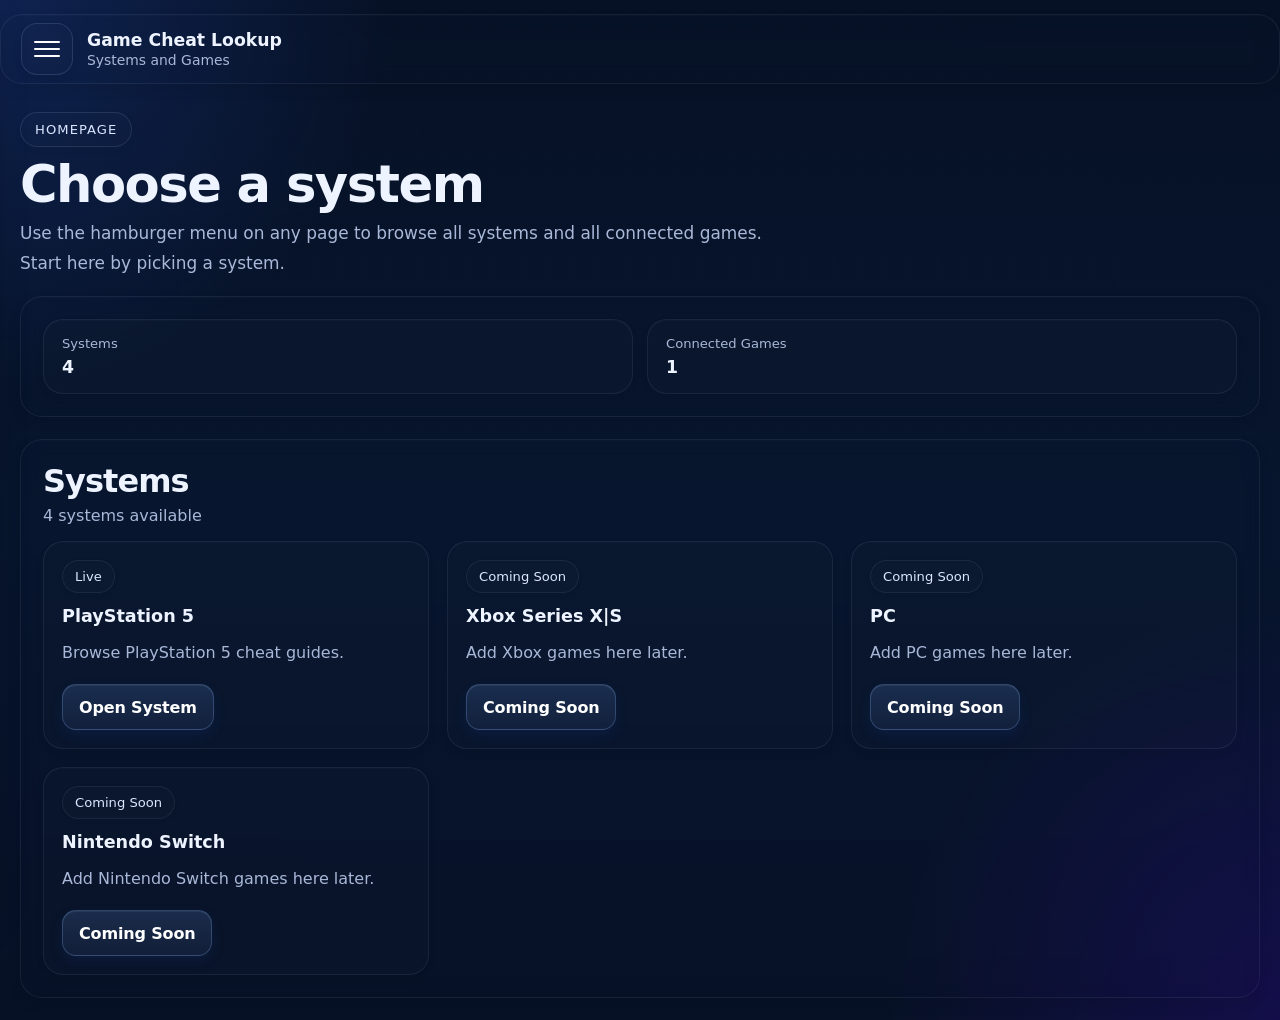
<file: index.html>
<!DOCTYPE html>
<html lang="en" data-page="home">
<head>
  <meta charset="UTF-8" />
  <meta name="viewport" content="width=device-width, initial-scale=1.0" />
  <title>Game Cheat Lookup</title>
  <meta name="description" content="Browse cheat guides by game system." />
  <link rel="stylesheet" href="styles.css" />
</head>
<body>
  <div class="bg-grid"></div>

  <header class="topbar">
    <div class="container topbar__inner">
      <button
        id="menuToggle"
        class="menu-btn"
        type="button"
        aria-label="Open menu"
        aria-expanded="false"
        aria-controls="sideMenu"
      >
        <span></span>
        <span></span>
        <span></span>
      </button>

      <a class="brand" href="index.html">
        <span class="brand__title">Game Cheat Lookup</span>
        <span class="brand__subtitle">Systems and Games</span>
      </a>
    </div>
  </header>

  <aside id="sideMenu" class="side-menu" aria-hidden="true">
    <div class="side-menu__header">
      <h2>Browse</h2>
      <button id="closeMenu" class="close-btn" type="button" aria-label="Close menu">✕</button>
    </div>

    <div class="side-menu__content">
      <label class="label" for="menuSearch">Search systems or games</label>
      <input id="menuSearch" type="search" placeholder="Search..." />

      <div class="menu-toolbar">
        <a class="menu-chip menu-chip--link" href="index.html">Home</a>
        <button id="showAllSystemsBtn" class="menu-chip" type="button">All Systems</button>
      </div>

      <div class="menu-section">
        <div class="menu-section__title">Systems</div>
        <div id="menuSystemList" class="menu-system-list"></div>
      </div>

      <div class="menu-section">
        <div class="menu-section__title">Games</div>
        <div id="menuGameList" class="menu-game-list"></div>
      </div>
    </div>
  </aside>

  <div id="menuOverlay" class="menu-overlay"></div>

  <header class="site-header">
    <div class="container">
      <div class="eyebrow">Homepage</div>
      <h1>Choose a system</h1>
      <p class="hero-copy">
        Use the hamburger menu on any page to browse all systems and all connected games.
        Start here by picking a system.
      </p>
    </div>
  </header>

  <main class="container">
    <section class="panel">
      <div class="stats">
        <div class="stat-card">
          <span class="stat-label">Systems</span>
          <span class="stat-value" id="systemCount">0</span>
        </div>
        <div class="stat-card">
          <span class="stat-label">Connected Games</span>
          <span class="stat-value" id="gameCount">0</span>
        </div>
      </div>
    </section>

    <section class="panel">
      <div class="section-head">
        <div>
          <h2>Systems</h2>
          <p id="homeSummary">Loading...</p>
        </div>
      </div>

      <div id="systemGrid" class="card-grid"></div>
    </section>
  </main>

  <script src="data.js"></script>
  <script src="app.js"></script>
</body>
</html>
</file>
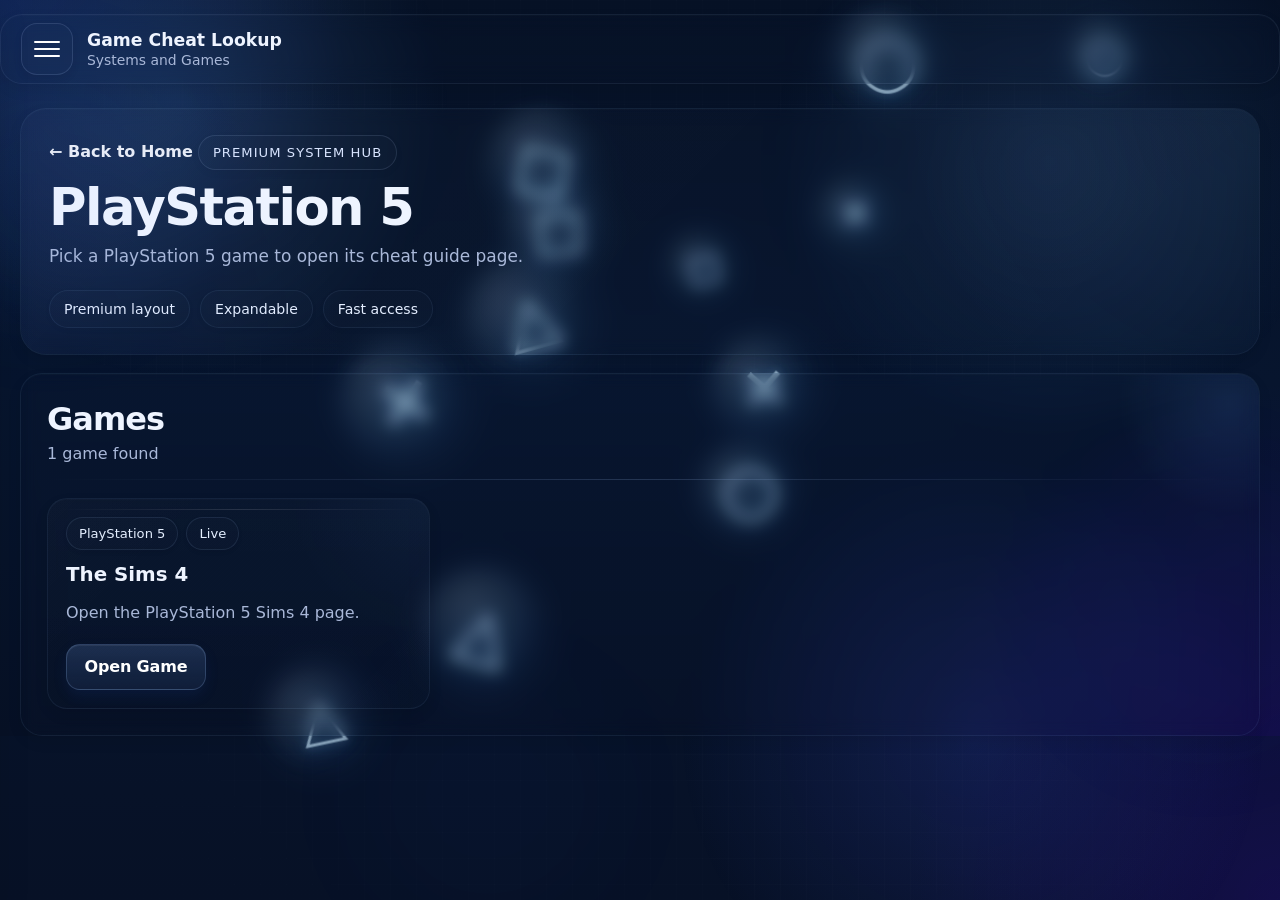
<file: ps5.html>
<!DOCTYPE html>
<html lang="en" data-page="system" data-system="PlayStation 5">
<head>
  <meta charset="UTF-8" />
  <meta name="viewport" content="width=device-width, initial-scale=1.0" />
  <title>PlayStation 5 | Game Cheat Lookup</title>
  <meta name="description" content="Browse PlayStation 5 cheat guides." />
  <link rel="stylesheet" href="styles.css" />
</head>
<body class="ps5-page">
  <div class="bg-grid"></div>

  <div class="ps-bg-icons" aria-hidden="true">
    <span class="ps-symbol" data-size="xl">✕</span>
    <span class="ps-symbol" data-size="lg">◯</span>
    <span class="ps-symbol" data-size="xl">□</span>
    <span class="ps-symbol" data-size="xl">△</span>
    <span class="ps-symbol" data-size="lg">✕</span>
    <span class="ps-symbol" data-size="md">◯</span>
    <span class="ps-symbol" data-size="lg">□</span>
    <span class="ps-symbol" data-size="xl">△</span>

    <span class="ps-symbol" data-size="md">✕</span>
    <span class="ps-symbol" data-size="lg">◯</span>
    <span class="ps-symbol" data-size="md">□</span>
    <span class="ps-symbol" data-size="lg">△</span>
  </div>

  <div class="ps-ambient" aria-hidden="true">
    <span class="ps-orb orb-1"></span>
    <span class="ps-orb orb-2"></span>
    <span class="ps-orb orb-3"></span>
  </div>

  <header class="topbar">
    <div class="container topbar__inner">
      <button
        id="menuToggle"
        class="menu-btn"
        type="button"
        aria-label="Open menu"
        aria-expanded="false"
        aria-controls="sideMenu"
      >
        <span></span>
        <span></span>
        <span></span>
      </button>

      <a class="brand" href="index.html">
        <span class="brand__title">Game Cheat Lookup</span>
        <span class="brand__subtitle">Systems and Games</span>
      </a>
    </div>
  </header>

  <aside id="sideMenu" class="side-menu" aria-hidden="true">
    <div class="side-menu__header">
      <h2>Browse</h2>
      <button id="closeMenu" class="close-btn" type="button" aria-label="Close menu">✕</button>
    </div>

    <div class="side-menu__content">
      <label class="label" for="menuSearch">Search systems or games</label>
      <input id="menuSearch" type="search" placeholder="Search..." />

      <div class="menu-toolbar">
        <a class="menu-chip menu-chip--link" href="index.html">Home</a>
        <button id="showAllSystemsBtn" class="menu-chip" type="button">All Systems</button>
      </div>

      <div class="menu-section">
        <div class="menu-section__title">Systems</div>
        <div id="menuSystemList" class="menu-system-list"></div>
      </div>

      <div class="menu-section">
        <div class="menu-section__title">Games</div>
        <div id="menuGameList" class="menu-game-list"></div>
      </div>
    </div>
  </aside>

  <div id="menuOverlay" class="menu-overlay"></div>

  <header class="site-header site-header--premium">
    <div class="container">
      <div class="ps5-hero-panel ps5-hero-panel--single">
        <div class="ps5-hero-copy">
          <a class="back-link" href="index.html">← Back to Home</a>
          <div class="eyebrow">Premium System Hub</div>
          <h1>PlayStation 5</h1>
          <p class="hero-copy">
            Pick a PlayStation 5 game to open its cheat guide page.
          </p>

          <div class="premium-pills">
            <span class="premium-pill">Premium layout</span>
            <span class="premium-pill">Expandable</span>
            <span class="premium-pill">Fast access</span>
          </div>
        </div>
      </div>
    </div>
  </header>

  <main class="container">
    <section class="panel premium-panel premium-panel--games">
      <div class="section-head">
        <div>
          <h2>Games</h2>
          <p id="systemSummary">Loading...</p>
        </div>
      </div>

      <div class="premium-divider"></div>

      <div id="gameGrid" class="card-grid"></div>
    </section>
  </main>

  <script src="data.js"></script>
  <script src="app.js"></script>
</body>
</html>
</file>
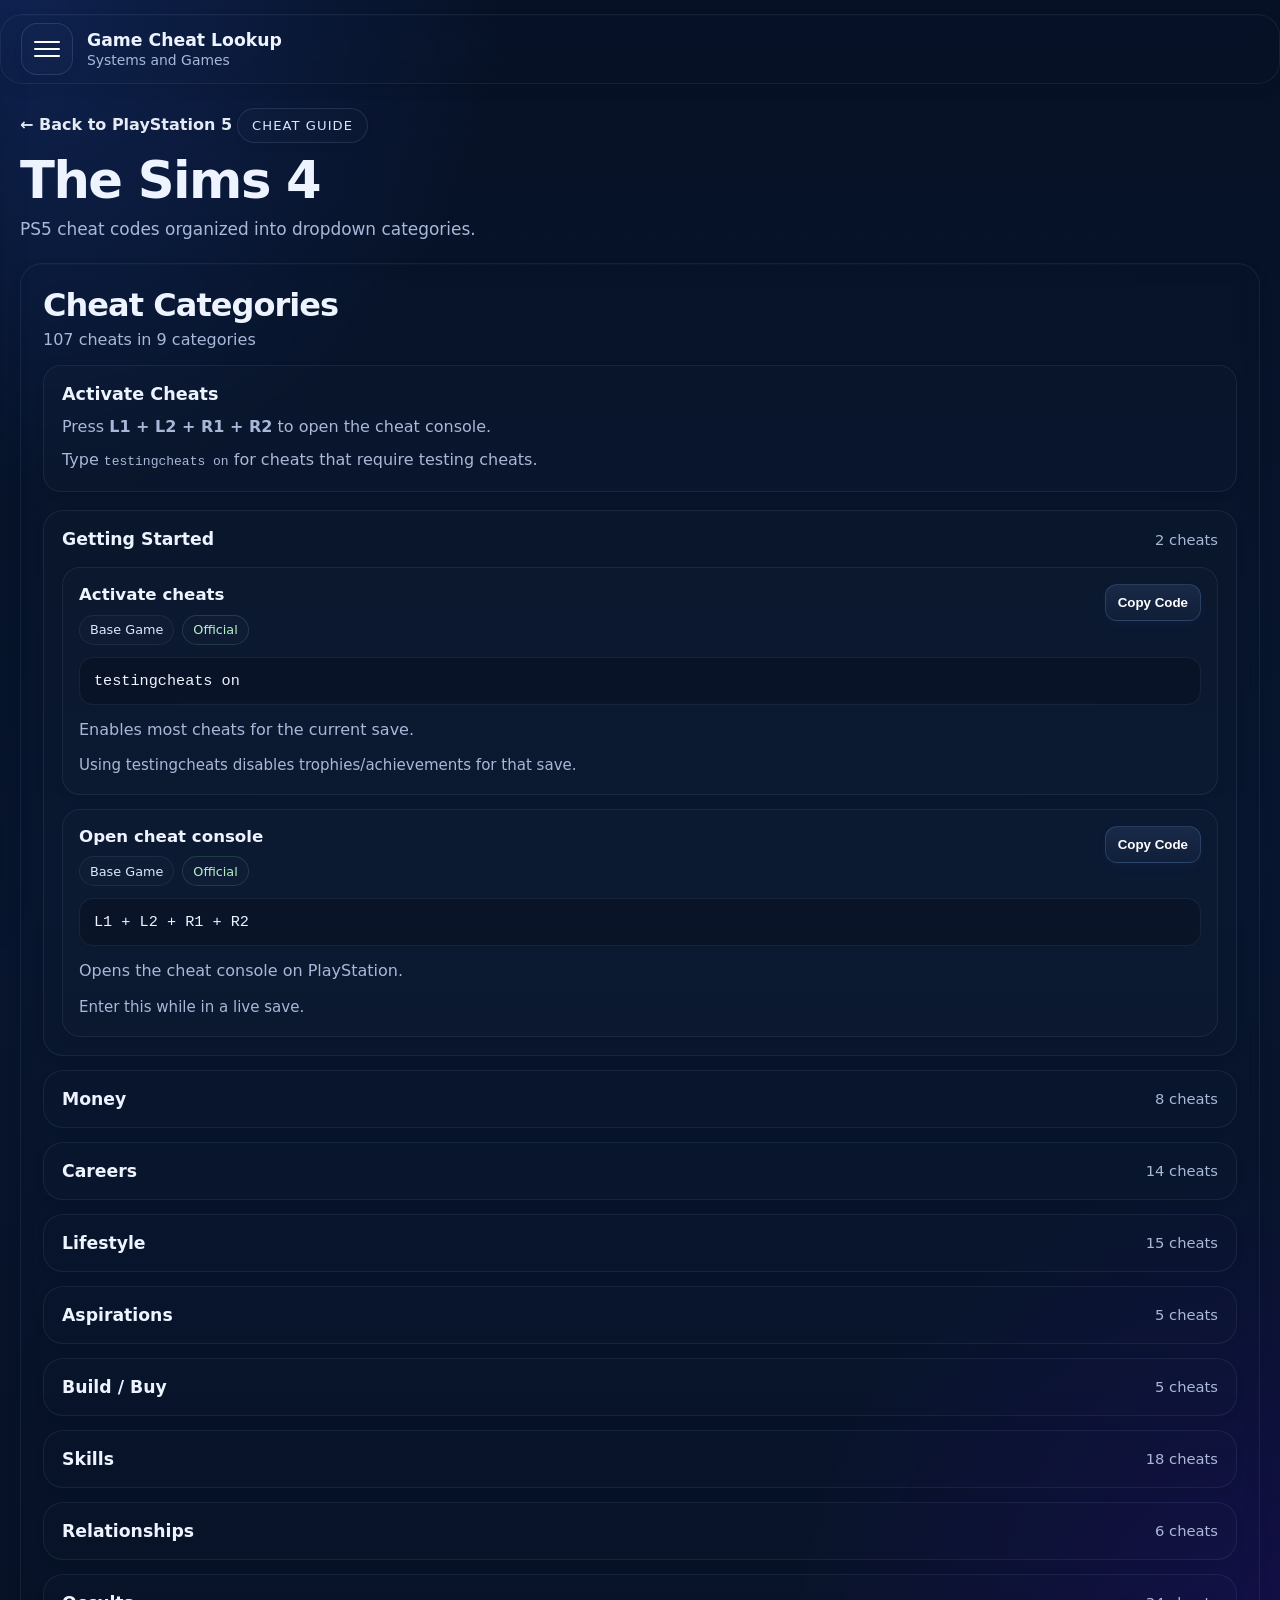
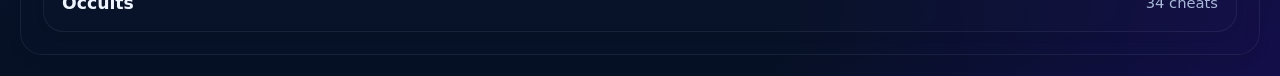
<file: sims4-ps5.html>
<!DOCTYPE html>
<html lang="en" data-page="game" data-system="PlayStation 5" data-game="The Sims 4">
<head>
  <meta charset="UTF-8" />
  <meta name="viewport" content="width=device-width, initial-scale=1.0" />
  <title>The Sims 4 | PS5 | Game Cheat Lookup</title>
  <meta name="description" content="The Sims 4 PS5 cheat guide page." />
  <link rel="stylesheet" href="styles.css" />
</head>
<body class="sims4-cheats-page">
  <div class="bg-grid"></div>

  <header class="topbar">
    <div class="container topbar__inner">
      <button
        id="menuToggle"
        class="menu-btn"
        type="button"
        aria-label="Open menu"
        aria-expanded="false"
        aria-controls="sideMenu"
      >
        <span></span>
        <span></span>
        <span></span>
      </button>

      <a class="brand" href="index.html">
        <span class="brand__title">Game Cheat Lookup</span>
        <span class="brand__subtitle">Systems and Games</span>
      </a>
    </div>
  </header>

  <aside id="sideMenu" class="side-menu" aria-hidden="true">
    <div class="side-menu__header">
      <h2>Browse</h2>
      <button id="closeMenu" class="close-btn" type="button" aria-label="Close menu">✕</button>
    </div>

    <div class="side-menu__content">
      <label class="label" for="menuSearch">Search systems or games</label>
      <input id="menuSearch" type="search" placeholder="Search..." />

      <div class="menu-toolbar">
        <a class="menu-chip menu-chip--link" href="index.html">Home</a>
        <button id="showAllSystemsBtn" class="menu-chip" type="button">All Systems</button>
      </div>

      <div class="menu-section">
        <div class="menu-section__title">Systems</div>
        <div id="menuSystemList" class="menu-system-list"></div>
      </div>

      <div class="menu-section">
        <div class="menu-section__title">Games</div>
        <div id="menuGameList" class="menu-game-list"></div>
      </div>
    </div>
  </aside>

  <div id="menuOverlay" class="menu-overlay"></div>

  <header class="site-header">
    <div class="container">
      <a class="back-link" href="ps5.html">← Back to PlayStation 5</a>
      <div class="eyebrow">Cheat Guide</div>
      <h1>The Sims 4</h1>
      <p class="hero-copy">
        PS5 cheat codes organized into dropdown categories.
      </p>
    </div>
  </header>

  <main class="container">
    <section class="panel cheats-panel">
      <div class="section-head">
        <div>
          <h2>Cheat Categories</h2>
          <p id="cheatSummary">Loading cheats...</p>
        </div>
      </div>

      <div class="cheat-start-box">
        <h3>Activate Cheats</h3>
        <p>Press <strong>L1 + L2 + R1 + R2</strong> to open the cheat console.</p>
        <p>Type <code>testingcheats on</code> for cheats that require testing cheats.</p>
      </div>

      <div id="cheatCategories" class="cheat-categories"></div>
    </section>
  </main>

  <script src="data.js"></script>
  <script src="app.js"></script>
  <script src="cheats-data.js"></script>
  <script src="sims4-app.js"></script>
</body>
</html>
</file>
<file: styles.css>
:root {
  --bg: #071126;
  --panel: rgba(14, 24, 52, 0.82);
  --panel-strong: rgba(10, 19, 44, 0.95);
  --text: #eef4ff;
  --muted: #a9b8d8;
  --line: rgba(162, 190, 255, 0.16);
  --line-strong: rgba(186, 211, 255, 0.28);
  --blue: #6ab4ff;
  --blue-2: #3b82f6;
  --blue-glow: rgba(88, 168, 255, 0.38);
  --white-glow: rgba(255, 255, 255, 0.2);
  --shadow: 0 18px 45px rgba(0, 0, 0, 0.34);
  --shadow-soft: 0 10px 28px rgba(0, 0, 0, 0.22);
  --radius: 22px;
  --max: 1280px;
  font-family: Inter, ui-sans-serif, system-ui, -apple-system, BlinkMacSystemFont, "Segoe UI", sans-serif;
}

* {
  box-sizing: border-box;
}

html,
body {
  margin: 0;
  padding: 0;
  min-height: 100%;
  background:
    radial-gradient(circle at top left, rgba(52, 104, 255, 0.2), transparent 24%),
    radial-gradient(circle at bottom right, rgba(83, 0, 255, 0.16), transparent 24%),
    linear-gradient(180deg, #061125 0%, #07152e 52%, #071126 100%);
  color: var(--text);
}

body {
  position: relative;
  overflow-x: hidden;
}

a {
  color: inherit;
  text-decoration: none;
}

.bg-grid {
  position: fixed;
  inset: 0;
  background-image:
    linear-gradient(rgba(255, 255, 255, 0.035) 1px, transparent 1px),
    linear-gradient(90deg, rgba(255, 255, 255, 0.035) 1px, transparent 1px);
  background-size: 26px 26px;
  mask-image: radial-gradient(circle at center, black 56%, transparent 100%);
  pointer-events: none;
  opacity: 0.32;
  z-index: 0;
}

.topbar,
.site-header,
.container,
.ps-bg-icons,
.ps-ambient {
  position: relative;
  z-index: 2;
}

.container {
  width: min(100%, var(--max));
  margin: 0 auto;
  padding-left: 20px;
  padding-right: 20px;
}

/* top bar */

.topbar {
  position: sticky;
  top: 0;
  z-index: 30;
  padding-top: 14px;
}

.topbar__inner {
  display: flex;
  align-items: center;
  gap: 14px;
  min-height: 70px;
  border: 1px solid rgba(186, 211, 255, 0.08);
  background:
    linear-gradient(180deg, rgba(18, 31, 67, 0.01), rgba(10, 18, 42, 0.01)),
    rgba(255, 255, 255, 0.002);
  backdrop-filter: blur(10px);
  -webkit-backdrop-filter: blur(10px);
  border-radius: 22px;
  box-shadow:
    0 6px 14px rgba(0, 0, 0, 0.08),
    inset 0 1px 0 rgba(255, 255, 255, 0.015);
}

.menu-btn {
  width: 52px;
  height: 52px;
  border: 1px solid rgba(186, 211, 255, 0.14);
  background: rgba(255, 255, 255, 0.01);
  border-radius: 16px;
  display: inline-flex;
  flex-direction: column;
  justify-content: center;
  gap: 5px;
  padding: 0 12px;
  cursor: pointer;
  flex: 0 0 auto;
  box-shadow: 0 4px 10px rgba(0, 0, 0, 0.06);
}

.menu-btn span {
  display: block;
  width: 100%;
  height: 2px;
  border-radius: 999px;
  background: #ffffff;
}

.brand {
  display: inline-flex;
  flex-direction: column;
  gap: 2px;
}

.brand__title {
  font-size: 1.08rem;
  font-weight: 800;
}

.brand__subtitle {
  color: var(--muted);
  font-size: 0.87rem;
}

/* side menu */

.side-menu {
  position: fixed;
  top: 0;
  left: 0;
  width: min(92vw, 380px);
  height: 100vh;
  transform: translateX(-104%);
  transition: transform 0.22s ease;
  background:
    linear-gradient(180deg, rgba(12, 22, 49, 0.94), rgba(8, 16, 38, 0.97));
  border-right: 1px solid rgba(186, 211, 255, 0.1);
  box-shadow: 0 18px 40px rgba(0, 0, 0, 0.22);
  z-index: 60;
  overflow-y: auto;
}

.side-menu.is-open {
  transform: translateX(0);
}

.side-menu__header {
  display: flex;
  align-items: center;
  justify-content: space-between;
  gap: 12px;
  padding: 18px;
  border-bottom: 1px solid rgba(186, 211, 255, 0.08);
}

.side-menu__header h2 {
  margin: 0;
  font-size: 1.1rem;
}

.close-btn {
  width: 42px;
  height: 42px;
  border: 1px solid rgba(186, 211, 255, 0.16);
  background: rgba(255, 255, 255, 0.04);
  color: #ffffff;
  border-radius: 12px;
  cursor: pointer;
}

.side-menu__content {
  padding: 16px 18px 22px;
}

.label {
  display: block;
  margin-bottom: 10px;
  font-size: 0.92rem;
  font-weight: 700;
}

input[type="search"] {
  width: 100%;
  border: 1px solid rgba(255, 255, 255, 0.14);
  background: rgba(5, 11, 24, 0.8);
  color: #ffffff;
  border-radius: 14px;
  padding: 12px 14px;
  font-size: 0.97rem;
  outline: none;
}

input[type="search"]::placeholder {
  color: #c6d0e8;
}

.menu-toolbar {
  margin-top: 14px;
  display: grid;
  grid-template-columns: 1fr 1fr;
  gap: 10px;
}

.menu-chip,
.menu-system-btn {
  width: 100%;
  border: 1px solid rgba(186, 211, 255, 0.12);
  background: rgba(255, 255, 255, 0.03);
  color: #ffffff;
  border-radius: 14px;
  padding: 12px 14px;
  cursor: pointer;
  text-align: left;
  font-weight: 700;
}

.menu-chip--link {
  display: flex;
  align-items: center;
  justify-content: center;
  text-align: center;
}

.menu-chip.is-active,
.menu-system-btn.is-active {
  border-color: rgba(186, 211, 255, 0.24);
  background: rgba(255, 255, 255, 0.06);
}

.menu-section {
  margin-top: 18px;
}

.menu-section__title {
  margin-bottom: 10px;
  color: var(--muted);
  font-size: 0.78rem;
  letter-spacing: 0.08em;
  text-transform: uppercase;
}

.menu-system-list,
.menu-game-list {
  display: grid;
  gap: 10px;
}

.menu-game-group {
  display: grid;
  gap: 10px;
}

.menu-game-group__title {
  font-size: 0.82rem;
  font-weight: 800;
  color: #d7e4ff;
  margin-top: 2px;
}

.menu-game-link {
  display: grid;
  gap: 6px;
  border: 1px solid rgba(186, 211, 255, 0.1);
  background: rgba(255, 255, 255, 0.025);
  color: #ffffff;
  border-radius: 16px;
  padding: 12px 14px;
}

.menu-game-link.is-current {
  border-color: rgba(186, 211, 255, 0.2);
  background: rgba(255, 255, 255, 0.05);
}

.menu-game-link__top {
  display: flex;
  align-items: center;
  justify-content: space-between;
  gap: 10px;
}

.menu-game-link__title {
  font-weight: 800;
}

.menu-game-link__status {
  color: #dbe7ff;
  font-size: 0.8rem;
}

.menu-game-link__desc {
  color: var(--muted);
  font-size: 0.9rem;
  line-height: 1.45;
}

.menu-overlay {
  position: fixed;
  inset: 0;
  background: rgba(0, 0, 0, 0.32);
  opacity: 0;
  pointer-events: none;
  transition: opacity 0.22s ease;
  z-index: 50;
}

.menu-overlay.is-open {
  opacity: 1;
  pointer-events: auto;
}

/* general layout */

.site-header {
  padding: 28px 0 18px;
}

.site-header--premium {
  padding-top: 24px;
}

.eyebrow {
  display: inline-block;
  margin-bottom: 12px;
  padding: 9px 14px;
  border-radius: 999px;
  border: 1px solid rgba(186, 211, 255, 0.12);
  background: rgba(255, 255, 255, 0.01);
  color: #d9e5ff;
  font-size: 0.82rem;
  letter-spacing: 0.08em;
  text-transform: uppercase;
  box-shadow: 0 3px 8px rgba(0, 0, 0, 0.04);
}

h1 {
  margin: 0 0 10px;
  font-size: clamp(2.35rem, 4vw, 4.35rem);
  line-height: 0.98;
  letter-spacing: -0.03em;
}

.hero-copy {
  max-width: 760px;
  color: var(--muted);
  font-size: 1.06rem;
  line-height: 1.75;
  margin: 0;
}

.back-link {
  display: inline-flex;
  align-items: center;
  gap: 8px;
  margin-bottom: 18px;
  color: #f2f6ff;
  font-weight: 700;
  opacity: 0.95;
}

.panel {
  border: 1px solid rgba(186, 211, 255, 0.08);
  background:
    linear-gradient(180deg, rgba(14, 24, 52, 0.01), rgba(10, 19, 44, 0.01)),
    rgba(255, 255, 255, 0.002);
  box-shadow:
    0 6px 14px rgba(0, 0, 0, 0.08),
    inset 0 1px 0 rgba(255, 255, 255, 0.015);
  backdrop-filter: blur(8px);
  -webkit-backdrop-filter: blur(8px);
  border-radius: var(--radius);
  padding: 22px;
  margin-bottom: 22px;
}

.section-head {
  display: flex;
  justify-content: space-between;
  gap: 14px;
  align-items: end;
  margin-bottom: 16px;
}

.section-head h2 {
  margin: 0 0 6px;
  font-size: 2rem;
  letter-spacing: -0.03em;
}

.section-head p {
  margin: 0;
  color: var(--muted);
}

.stats {
  display: grid;
  grid-template-columns: repeat(auto-fit, minmax(190px, 1fr));
  gap: 14px;
}

.stat-card,
.info-card,
.system-card,
.game-card,
.feature-card {
  border: 1px solid rgba(186, 211, 255, 0.08);
  background: rgba(255, 255, 255, 0.01);
  border-radius: 20px;
  box-shadow:
    0 4px 10px rgba(0, 0, 0, 0.05),
    inset 0 1px 0 rgba(255, 255, 255, 0.015);
}

.stat-card {
  padding: 16px 18px;
}

.stat-label {
  display: block;
  color: var(--muted);
  font-size: 0.82rem;
  margin-bottom: 6px;
}

.stat-value {
  font-size: 1.08rem;
  font-weight: 700;
}

.card-grid,
.simple-grid {
  display: grid;
  grid-template-columns: repeat(auto-fill, minmax(290px, 1fr));
  gap: 18px;
}

.system-card,
.game-card,
.info-card {
  padding: 18px;
}

.system-card__title,
.game-card__title,
.info-card h3 {
  margin: 0 0 10px;
  font-size: 1.1rem;
  line-height: 1.35;
}

.system-card__desc,
.game-card__desc,
.info-card p {
  margin: 0 0 18px;
  color: var(--muted);
  line-height: 1.7;
}

.system-card__footer,
.game-card__footer {
  margin-top: auto;
}

.tag-row {
  display: flex;
  flex-wrap: wrap;
  gap: 8px;
  margin-bottom: 12px;
}

.tag {
  display: inline-flex;
  align-items: center;
  border-radius: 999px;
  border: 1px solid rgba(186, 211, 255, 0.08);
  background: rgba(255, 255, 255, 0.01);
  padding: 8px 12px;
  font-size: 0.82rem;
  color: #dbe7ff;
  box-shadow: 0 2px 6px rgba(0, 0, 0, 0.03);
}

.open-link {
  display: inline-flex;
  align-items: center;
  justify-content: center;
  min-height: 46px;
  border: 1px solid rgba(141, 186, 255, 0.24);
  background:
    linear-gradient(180deg, rgba(104, 159, 255, 0.14), rgba(48, 95, 186, 0.08)),
    rgba(255, 255, 255, 0.025);
  color: #ffffff;
  border-radius: 14px;
  padding: 11px 16px;
  font-weight: 800;
  letter-spacing: -0.01em;
  box-shadow:
    0 6px 14px rgba(35, 84, 190, 0.12),
    inset 0 1px 0 rgba(255, 255, 255, 0.06);
}

.empty-state {
  border-radius: 18px;
  border: 1px dashed rgba(186, 211, 255, 0.08);
  padding: 26px;
  background: rgba(255, 255, 255, 0.01);
  color: var(--muted);
}

.empty-state--menu {
  padding: 14px;
  font-size: 0.92rem;
}

/* premium ps5 page */

.ps5-page::before {
  content: "";
  position: fixed;
  inset: 0;
  background:
    radial-gradient(circle at 14% 12%, rgba(98, 168, 255, 0.16), transparent 20%),
    radial-gradient(circle at 82% 18%, rgba(98, 168, 255, 0.12), transparent 22%),
    radial-gradient(circle at 76% 82%, rgba(68, 86, 255, 0.16), transparent 24%);
  pointer-events: none;
  z-index: 0;
}

.ps5-page .site-header--premium .container {
  position: relative;
}

.ps5-hero-panel {
  display: grid;
  grid-template-columns: minmax(0, 1.25fr) minmax(320px, 0.75fr);
  gap: 20px;
  align-items: stretch;
}

.ps5-hero-panel--single {
  grid-template-columns: 1fr;
}

.ps5-hero-panel--single .ps5-hero-copy {
  max-width: 100%;
}

.ps5-hero-copy {
  padding: 26px 28px;
  border: 1px solid rgba(154, 198, 255, 0.08);
  border-radius: 26px;
  background:
    linear-gradient(135deg, rgba(255,255,255,0.015), rgba(255,255,255,0.005)),
    linear-gradient(180deg, rgba(9, 23, 55, 0.01), rgba(8, 18, 42, 0.01));
  box-shadow:
    0 6px 14px rgba(0, 0, 0, 0.08),
    inset 0 1px 0 rgba(255,255,255,0.015);
  overflow: hidden;
  position: relative;
  backdrop-filter: blur(8px);
  -webkit-backdrop-filter: blur(8px);
}

.ps5-hero-copy::before {
  content: "";
  position: absolute;
  inset: -1px;
  background:
    radial-gradient(circle at top right, rgba(122, 194, 255, 0.08), transparent 28%),
    radial-gradient(circle at bottom left, rgba(81, 121, 255, 0.06), transparent 26%);
  pointer-events: none;
}

.ps5-feature-stack {
  display: grid;
  gap: 16px;
}

.feature-card {
  padding: 20px;
  background:
    linear-gradient(180deg, rgba(255,255,255,0.01), rgba(255,255,255,0.005)),
    rgba(8, 18, 42, 0.01);
  border: 1px solid rgba(154, 198, 255, 0.08);
  box-shadow:
    0 4px 10px rgba(0, 0, 0, 0.05),
    inset 0 1px 0 rgba(255,255,255,0.015);
}

.feature-card__label {
  display: inline-block;
  margin-bottom: 10px;
  font-size: 0.77rem;
  letter-spacing: 0.08em;
  text-transform: uppercase;
  color: #b6ccff;
}

.feature-card h3 {
  margin: 0 0 8px;
  font-size: 1.14rem;
}

.feature-card p {
  margin: 0;
  color: var(--muted);
  line-height: 1.7;
}

.premium-pills {
  display: flex;
  flex-wrap: wrap;
  gap: 10px;
  margin-top: 18px;
}

.premium-pill {
  display: inline-flex;
  align-items: center;
  min-height: 38px;
  padding: 0 14px;
  border-radius: 999px;
  border: 1px solid rgba(154, 198, 255, 0.08);
  background: rgba(255,255,255,0.01);
  color: #e4eeff;
  font-size: 0.88rem;
  box-shadow: 0 2px 6px rgba(0, 0, 0, 0.03);
}

.premium-panel {
  padding: 26px;
  background:
    linear-gradient(180deg, rgba(13, 28, 62, 0.01), rgba(8, 18, 42, 0.01)),
    rgba(255,255,255,0.002);
  border: 1px solid rgba(154, 198, 255, 0.08);
  box-shadow:
    0 6px 14px rgba(0, 0, 0, 0.08),
    inset 0 1px 0 rgba(255,255,255,0.015);
  backdrop-filter: blur(8px);
  -webkit-backdrop-filter: blur(8px);
}

.premium-panel--games {
  position: relative;
  overflow: hidden;
}

.premium-panel--games::before {
  content: "";
  position: absolute;
  top: -90px;
  right: -90px;
  width: 240px;
  height: 240px;
  background: radial-gradient(circle, rgba(89, 152, 255, 0.12), transparent 65%);
  pointer-events: none;
}

.premium-divider {
  height: 1px;
  background: linear-gradient(90deg, transparent, rgba(164, 197, 255, 0.18), transparent);
  margin: 10px 0 18px;
}

.ps5-page .game-card {
  position: relative;
  overflow: hidden;
  background:
    linear-gradient(180deg, rgba(255,255,255,0.01), rgba(255,255,255,0.004)),
    linear-gradient(180deg, rgba(13, 27, 61, 0.01), rgba(10, 18, 42, 0.01));
  border: 1px solid rgba(154, 198, 255, 0.08);
  box-shadow:
    0 6px 14px rgba(0, 0, 0, 0.08),
    inset 0 1px 0 rgba(255,255,255,0.015);
  backdrop-filter: blur(8px);
  -webkit-backdrop-filter: blur(8px);
}

.ps5-page .game-card::before {
  content: "";
  position: absolute;
  inset: 0;
  background:
    linear-gradient(135deg, rgba(255,255,255,0.01), transparent 30%, transparent 70%, rgba(255,255,255,0.004)),
    radial-gradient(circle at top right, rgba(94, 164, 255, 0.05), transparent 32%);
  pointer-events: none;
}

.ps5-page .game-card::after {
  content: "";
  position: absolute;
  top: 10px;
  left: 12px;
  right: 12px;
  height: 1px;
  background: linear-gradient(90deg, transparent, rgba(255,255,255,0.12), transparent);
  pointer-events: none;
}

.ps5-page .game-card__title {
  font-size: 1.24rem;
}

.ps5-page .tag {
  border-color: rgba(166, 203, 255, 0.1);
  background: rgba(255,255,255,0.012);
  color: #e5efff;
}

.ps5-page .open-link {
  min-width: 140px;
  background:
    linear-gradient(180deg, rgba(116, 173, 255, 0.16), rgba(59, 111, 209, 0.08)),
    rgba(255,255,255,0.02);
  border-color: rgba(159, 201, 255, 0.2);
  box-shadow:
    0 6px 14px rgba(37, 82, 185, 0.12),
    inset 0 1px 0 rgba(255,255,255,0.06);
}

/* premium PS5 floating symbols */

.ps5-page .ps-bg-icons {
  position: fixed;
  inset: 0;
  pointer-events: none;
  overflow: hidden;
  z-index: 1;
}

.ps5-page .ps-symbol {
  position: absolute;
  top: 0;
  left: 0;
  display: flex;
  align-items: center;
  justify-content: center;
  line-height: 1;
  font-weight: 900;
  color: rgba(198, 232, 255, 0.92);
  user-select: none;
  will-change: transform;
  transform: translate3d(0, 0, 0);
  backface-visibility: hidden;
  opacity: 0.72;
  letter-spacing: -0.03em;
  filter:
    drop-shadow(0 0 8px rgba(86, 176, 255, 0.28))
    drop-shadow(0 0 18px rgba(86, 176, 255, 0.2))
    drop-shadow(0 10px 26px rgba(0, 0, 0, 0.18));
  text-shadow:
    0 0 8px rgba(164, 219, 255, 0.3),
    0 0 18px rgba(86, 176, 255, 0.18);
}

.ps5-page .ps-symbol::before {
  content: "";
  position: absolute;
  inset: -24%;
  border-radius: 50%;
  background:
    radial-gradient(circle,
      rgba(125, 200, 255, 0.12) 0%,
      rgba(90, 170, 255, 0.06) 38%,
      rgba(90, 170, 255, 0.02) 58%,
      transparent 74%);
  filter: blur(12px);
  z-index: -1;
}

.ps5-page .ps-symbol::after {
  content: "";
  position: absolute;
  inset: -10%;
  border-radius: 50%;
  background:
    radial-gradient(circle at 34% 30%,
      rgba(255, 255, 255, 0.14),
      rgba(198, 232, 255, 0.04) 42%,
      transparent 66%);
  filter: blur(9px);
  z-index: -1;
}

.ps-ambient {
  position: fixed;
  inset: 0;
  pointer-events: none;
  z-index: 1;
}

.ps-orb {
  position: absolute;
  border-radius: 999px;
  filter: blur(70px);
  opacity: 0.22;
}

.orb-1 {
  top: 8%;
  left: -6%;
  width: 240px;
  height: 240px;
  background: rgba(77, 150, 255, 0.22);
}

.orb-2 {
  top: 52%;
  right: -5%;
  width: 280px;
  height: 280px;
  background: rgba(63, 86, 255, 0.16);
}

.orb-3 {
  bottom: -3%;
  left: 28%;
  width: 260px;
  height: 260px;
  background: rgba(73, 121, 255, 0.12);
}

/* Sims 4 cheats page */

.sims4-cheats-page .site-header {
  padding-top: 24px;
}

.cheats-panel {
  overflow: hidden;
}

.cheat-start-box {
  border: 1px solid rgba(186, 211, 255, 0.08);
  background: rgba(255, 255, 255, 0.01);
  border-radius: 18px;
  padding: 18px;
  margin-bottom: 18px;
  box-shadow: 0 4px 10px rgba(0, 0, 0, 0.05);
}

.cheat-start-box h3 {
  margin: 0 0 10px;
  font-size: 1.1rem;
}

.cheat-start-box p {
  margin: 0 0 8px;
  color: var(--muted);
  line-height: 1.6;
}

.cheat-start-box p:last-child {
  margin-bottom: 0;
}

.cheat-categories {
  display: grid;
  gap: 14px;
}

.cheat-category {
  border: 1px solid rgba(186, 211, 255, 0.08);
  border-radius: 20px;
  background: rgba(255, 255, 255, 0.008);
  box-shadow: 0 4px 10px rgba(0, 0, 0, 0.05);
  overflow: hidden;
}

.cheat-category[open] {
  background: rgba(255, 255, 255, 0.012);
}

.cheat-category__summary {
  list-style: none;
  display: flex;
  align-items: center;
  justify-content: space-between;
  gap: 14px;
  padding: 18px;
  cursor: pointer;
}

.cheat-category__summary::-webkit-details-marker {
  display: none;
}

.cheat-category__title {
  margin: 0;
  font-size: 1.08rem;
}

.cheat-category__count {
  color: var(--muted);
  font-size: 0.92rem;
  white-space: nowrap;
}

.cheat-category__body {
  padding: 0 18px 18px;
}

.cheat-list {
  display: grid;
  gap: 14px;
}

.cheat-item {
  border: 1px solid rgba(186, 211, 255, 0.08);
  background: rgba(255, 255, 255, 0.012);
  border-radius: 18px;
  padding: 16px;
  box-shadow: 0 4px 10px rgba(0, 0, 0, 0.05);
}

.cheat-item__top {
  display: flex;
  justify-content: space-between;
  align-items: flex-start;
  gap: 14px;
  margin-bottom: 12px;
}

.cheat-item__title {
  margin: 0 0 8px;
  font-size: 1.04rem;
  line-height: 1.35;
}

.cheat-badges {
  display: flex;
  flex-wrap: wrap;
  gap: 8px;
}

.cheat-badge {
  display: inline-flex;
  align-items: center;
  min-height: 30px;
  padding: 0 10px;
  border-radius: 999px;
  border: 1px solid rgba(186, 211, 255, 0.08);
  background: rgba(255, 255, 255, 0.014);
  color: #dce7ff;
  font-size: 0.8rem;
}

.cheat-badge--warn {
  border-color: rgba(255, 214, 102, 0.16);
  color: #ffe2a0;
}

.cheat-badge--good {
  border-color: rgba(129, 231, 164, 0.16);
  color: #b8f0c8;
}

.cheat-copy-btn {
  border: 1px solid rgba(141, 186, 255, 0.18);
  background:
    linear-gradient(180deg, rgba(104, 159, 255, 0.1), rgba(48, 95, 186, 0.04)),
    rgba(255, 255, 255, 0.015);
  color: #ffffff;
  border-radius: 12px;
  padding: 10px 12px;
  font-weight: 700;
  cursor: pointer;
  white-space: nowrap;
  box-shadow: 0 4px 10px rgba(35, 84, 190, 0.08);
}

.cheat-item__code {
  margin: 0 0 12px;
  padding: 14px;
  border-radius: 14px;
  border: 1px solid rgba(186, 211, 255, 0.08);
  background: rgba(0, 0, 0, 0.18);
  color: #eef4ff;
  font-family: ui-monospace, SFMono-Regular, Menlo, Consolas, monospace;
  font-size: 0.95rem;
  white-space: pre-wrap;
  word-break: break-word;
  overflow-x: auto;
}

.cheat-item__effect,
.cheat-item__notes {
  margin: 0;
  color: var(--muted);
  line-height: 1.65;
}

.cheat-item__notes {
  margin-top: 10px;
  font-size: 0.94rem;
}

@media (max-width: 980px) {
  .ps5-hero-panel {
    grid-template-columns: 1fr;
  }
}

@media (max-width: 640px) {
  .container {
    padding-left: 14px;
    padding-right: 14px;
  }

  .topbar {
    padding-top: 10px;
  }

  .topbar__inner {
    min-height: 64px;
  }

  .site-header {
    padding-top: 20px;
  }

  .stats,
  .card-grid,
  .simple-grid {
    grid-template-columns: 1fr;
  }

  .ps5-hero-copy {
    padding: 20px;
  }

  .premium-panel {
    padding: 18px;
  }

  .ps5-page .ps-symbol {
    opacity: 0.58;
  }

  .cheat-category__summary,
  .cheat-item__top {
    flex-direction: column;
    align-items: stretch;
  }

  .cheat-copy-btn {
    width: 100%;
  }
}
</file>
